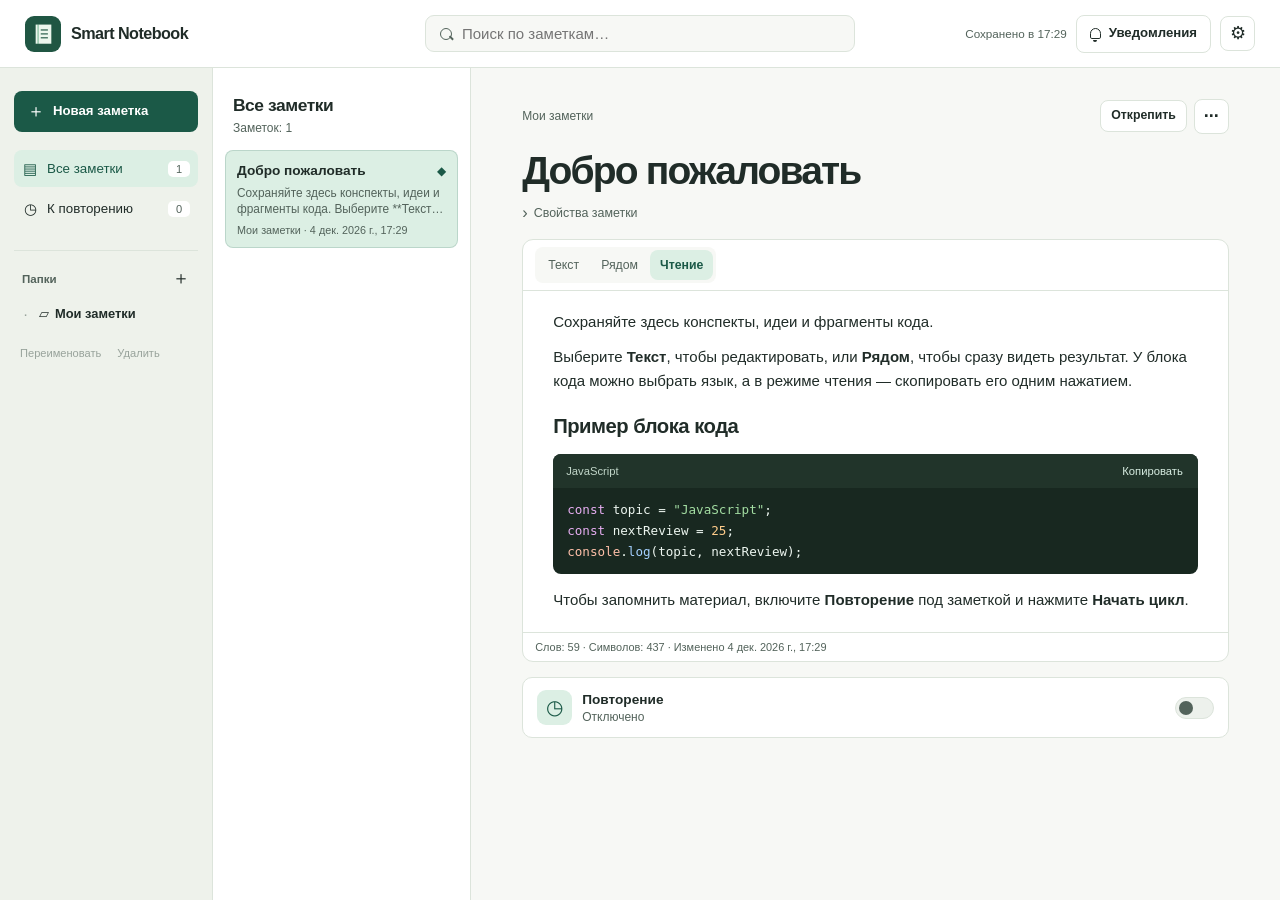
<file: index.html>
<!doctype html>
<html lang="ru">
<head>
  <meta charset="utf-8">
  <meta name="viewport" content="width=device-width, initial-scale=1">
  <title>Smart Notebook</title>
  <script>
    location.replace('./notebook_app_rich_improved.html' + location.search + location.hash);
  </script>
</head>
<body>
  <a href="./notebook_app_rich_improved.html">Открыть Smart Notebook</a>
</body>
</html>
</file>
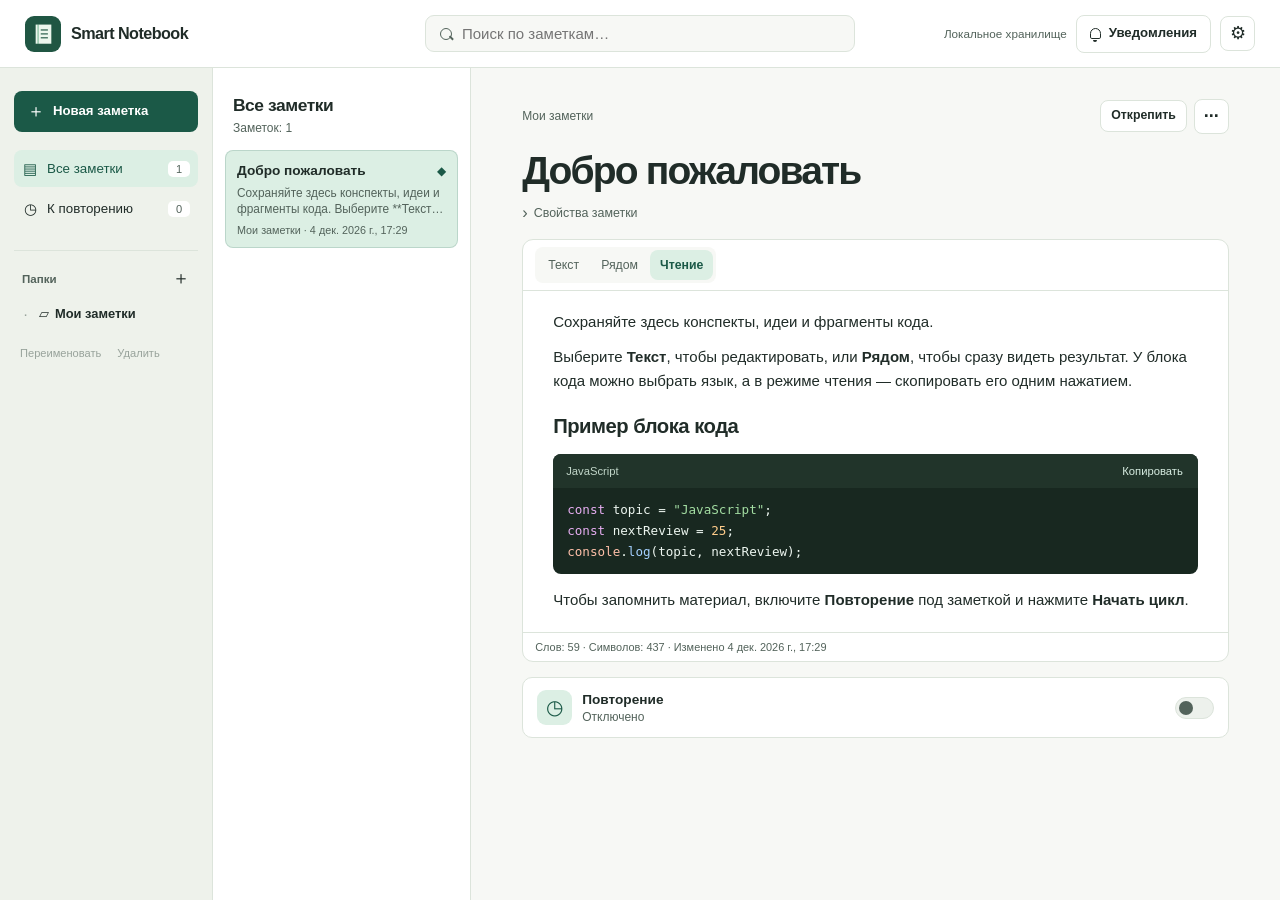
<file: notebook_app_rich_improved.html>
<!doctype html>
<html lang="ru">
<head>
  <meta charset="utf-8">
  <meta name="viewport" content="width=device-width, initial-scale=1">
  <meta name="theme-color" content="#f7f8f5">
  <title>Smart Notebook — заметки и повторение</title>
  <link rel="icon" href="./extension/icon.png">
  <link rel="stylesheet" href="./assets/notebook.css">
  <script defer src="./assets/vendor/markdown-it.min.js"></script>
  <script defer src="./assets/vendor/highlight.min.js"></script>
  <script defer src="./assets/vendor/turndown.js"></script>
  <script defer src="./assets/clipboard.js"></script>
  <script defer src="./assets/editor.js?v=2"></script>
  <script defer src="./assets/reminders.js?v=3"></script>
  <script defer src="./assets/notebook.js?v=6"></script>
</head>
<body data-theme="light">
  <header class="app-header">
    <div class="brand">
      <img src="./extension/icon.png" alt="" width="36" height="36">
      <span>Smart Notebook</span>
    </div>
    <div class="search-wrap">
      <span class="search-icon" aria-hidden="true"></span>
      <input id="globalSearch" type="search" aria-label="Поиск по заметкам" placeholder="Поиск по заметкам…" autocomplete="off">
      <button id="btnClearSearch" type="button" class="icon-button hidden" aria-label="Сбросить поиск">×</button>
    </div>
    <div class="header-actions">
      <span id="saveStatus" class="save-status" role="status">Локальное хранилище</span>
      <button id="btnNotifications" class="btn-secondary notification-button" type="button"><span class="bell-icon" aria-hidden="true"></span><span>Уведомления</span></button>
      <details id="settingsMenu" class="menu">
        <summary class="btn-secondary icon-button" aria-label="Настройки" title="Настройки">⚙</summary>
        <div class="menu-popover">
          <button id="btnTheme" type="button">Тёмная тема</button>
          <button id="btnExport" type="button">Экспорт JSON</button>
          <button id="btnImport" type="button">Импорт JSON</button>
        </div>
      </details>
      <input id="importFile" hidden type="file" accept="application/json,.json">
    </div>
  </header>
  <div class="workspace">
    <aside class="sidebar" aria-label="Навигация блокнота">
      <button id="btnAddNote" class="btn-primary new-note" type="button"><span aria-hidden="true">＋</span> Новая заметка</button>
      <nav class="quick-nav" aria-label="Разделы">
        <button id="btnShowAllNotes" type="button"><span class="nav-symbol" aria-hidden="true">▤</span> Все заметки <span id="statNotes" class="count"></span></button>
        <button id="btnOpenDueOnly" type="button"><span class="nav-symbol" aria-hidden="true">◷</span> К повторению <span id="statDue" class="count"></span></button>
      </nav>
      <section class="folder-section" aria-labelledby="foldersTitle">
        <div class="side-heading">
          <h2 id="foldersTitle">Папки</h2>
          <button id="btnAddFolder" class="icon-button" type="button" title="Добавить подпапку" aria-label="Добавить подпапку">＋</button>
        </div>
        <div id="folderTree" class="tree"></div>
        <div class="folder-tools">
          <button id="btnRenameFolder" type="button">Переименовать</button>
          <button id="btnDeleteFolder" type="button">Удалить</button>
        </div>
      </section>
    </aside>
    <section class="notes-panel" aria-labelledby="notesPanelTitle">
      <div class="notes-heading">
        <h2 id="notesPanelTitle">Все заметки</h2>
        <p id="notesPanelSubtitle"></p>
      </div>
      <div id="notesList" class="notes-list"></div>
    </section>
    <main class="main-panel">
      <div id="editorEmpty" class="editor-empty">
        <div class="empty-symbol" aria-hidden="true">▤</div>
        <h1>Выберите заметку</h1>
        <p>Откройте запись из списка или создайте новую.</p>
      </div>
      <article id="editorWrap" class="editor hidden" aria-label="Выбранная заметка">
        <div class="document">
          <div class="document-bar">
            <div id="breadcrumbs" class="breadcrumbs" aria-label="Папка заметки"></div>
            <div class="document-actions">
              <button id="btnTogglePin" class="btn-secondary small" type="button">Закрепить</button>
              <details id="noteMenu" class="menu">
                <summary class="btn-secondary icon-button" aria-label="Действия с заметкой" title="Действия с заметкой">···</summary>
                <div class="menu-popover">
                  <button id="btnHistory" type="button">История версий</button>
                  <button id="btnDuplicateNote" type="button">Дублировать</button>
                  <button id="btnDeleteNote" class="danger-text" type="button">Удалить заметку</button>
                </div>
              </details>
            </div>
          </div>
          <input id="noteTitle" class="document-title" type="text" aria-label="Название заметки" autocomplete="off" placeholder="Без названия">
          <details class="note-properties">
            <summary>Свойства заметки</summary>
            <div class="properties-grid">
              <label>Теги <input id="noteTags" type="text" autocomplete="off" placeholder="Через запятую"></label>
              <label>Папка <select id="noteFolderMove"></select></label>
            </div>
          </details>
          <div id="editorRepeatBanner" class="due-banner hidden">
            <strong>Пора повторить</strong>
            <span id="editorRepeatBannerText"></span>
            <button id="btnReviewNow" class="btn-warning small" type="button">Отметить выполненным</button>
          </div>
          <section class="editor-card" aria-label="Редактор заметки">
            <div class="editor-top">
              <div class="editor-tabs" role="group" aria-label="Режим редактора">
                <button type="button" data-editor-mode="write" aria-pressed="false">Текст</button>
                <button type="button" data-editor-mode="split" aria-pressed="false">Рядом</button>
                <button type="button" data-editor-mode="read" aria-pressed="true">Чтение</button>
              </div>
              <button id="btnSaveNow" class="text-button small hidden" type="button">Сохранить</button>
            </div>
            <div id="formatToolbar" class="format-toolbar hidden" role="group" aria-label="Форматирование Markdown">
              <button type="button" data-format="heading" title="Заголовок" aria-label="Заголовок">H₂</button>
              <button type="button" data-format="bold" title="Жирный (Ctrl/Cmd+B)" aria-label="Жирный"><strong>B</strong></button>
              <button type="button" data-format="italic" title="Курсив (Ctrl/Cmd+I)" aria-label="Курсив"><em>I</em></button>
              <button type="button" data-format="strike" title="Зачёркнутый" aria-label="Зачёркнутый"><s>S</s></button>
              <span class="toolbar-divider" aria-hidden="true"></span>
              <button type="button" data-format="ul" title="Маркированный список" aria-label="Маркированный список">≡</button>
              <button type="button" data-format="ol" title="Нумерованный список" aria-label="Нумерованный список">1.</button>
              <button type="button" data-format="task" title="Задачи" aria-label="Задачи">☑</button>
              <button type="button" data-format="quote" title="Цитата" aria-label="Цитата">❞</button>
              <button type="button" data-format="link" title="Ссылка" aria-label="Ссылка">↗</button>
              <button type="button" data-format="table" title="Таблица" aria-label="Таблица">▦</button>
              <span class="toolbar-divider" aria-hidden="true"></span>
              <button type="button" data-format="inline" title="Код в строке" aria-label="Код в строке">&lt;/&gt;</button>
              <div class="code-controls">
                <select id="codeLanguage" aria-label="Язык блока кода">
                  <option value="">Без языка</option>
                  <option value="javascript" selected>JavaScript</option>
                  <option value="typescript">TypeScript</option>
                  <option value="python">Python</option>
                  <option value="html">HTML</option>
                  <option value="css">CSS</option>
                  <option value="json">JSON</option>
                  <option value="sql">SQL</option>
                  <option value="bash">Bash</option>
                  <option value="powershell">PowerShell</option>
                  <option value="java">Java</option>
                  <option value="csharp">C#</option>
                  <option value="cpp">C++</option>
                  <option value="go">Go</option>
                  <option value="rust">Rust</option>
                  <option value="yaml">YAML</option>
                  <option value="markdown">Markdown</option>
                </select>
                <button type="button" data-format="code">Блок кода</button>
              </div>
            </div>
            <div id="editorPanes" class="editor-panes">
              <div id="editorInputWrap" class="editor-input hidden">
                <div class="pane-label">Markdown</div>
                <textarea id="noteContent" aria-label="Текст заметки в Markdown" placeholder="Напишите текст или вставьте ответ из чата…" spellcheck="false"></textarea>
              </div>
              <div id="editorReadingWrap" class="editor-reading">
                <div class="pane-label">Предпросмотр</div>
                <div id="notePreview" class="editor-preview"></div>
              </div>
            </div>
            <footer class="editor-footer">
              <span id="editorMeta"></span>
              <span id="editorShortcuts" class="hidden">Tab — отступ в блоке кода · Esc — выход из поля</span>
            </footer>
          </section>
          <section id="repeatCard" class="repeat-card" aria-labelledby="repeatTitle">
            <div class="repeat-heading">
              <span class="review-icon" aria-hidden="true">◷</span>
              <div><h2 id="repeatTitle">Повторение</h2><p id="nextReviewText">Отключено</p></div>
              <label class="switch"><input id="repeatEnabled" type="checkbox" aria-label="Включить повторение"><span aria-hidden="true"></span></label>
            </div>
            <div id="repeatDetails" class="repeat-details hidden">
              <div id="repeatTimeline" class="repeat-timeline"></div>
              <div class="repeat-actions">
                <button id="btnStartReview" class="btn-primary small" type="button">Начать цикл</button>
                <button id="btnCompleteReview" class="btn-primary small" type="button">Отметить выполненным</button>
                <button id="btnResetReview" class="btn-secondary small" type="button">Сбросить цикл</button>
              </div>
            </div>
          </section>
        </div>
      </article>
    </main>
  </div>
  <div id="toastStack" class="toast-stack" aria-live="polite"></div>
  <div id="modalRoot" class="hidden"></div>

  <dialog id="notificationsDialog" class="notification-dialog">
    <div class="dialog-heading">
      <h2>Уведомления о повторении</h2>
      <form method="dialog"><button class="icon-button" aria-label="Закрыть">×</button></form>
    </div>
    <p class="help-text">Пока этап просрочен, напоминание появляется каждые 30 минут в открытом блокноте и приходит в Windows, если системные уведомления разрешены. После отметки о выполнении начинает действовать срок следующего этапа.</p>
    <div class="notification-option">
      <h3>С открытой вкладкой</h3>
      <p id="siteNotificationStatus"></p>
      <div class="option-actions">
        <button id="btnAllowSite" class="btn-primary small" type="button">Разрешить на сайте</button>
        <button id="btnTestSite" class="btn-secondary small" type="button">Проверить</button>
      </div>
    </div>
    <div class="notification-option">
      <h3>Даже с закрытой вкладкой</h3>
      <p id="extensionStatus" aria-live="polite"></p>
      <div class="option-actions">
        <button id="btnToggleBackground" class="btn-primary small" type="button" hidden>Включить фоновые</button>
        <button id="btnTestBackground" class="btn-secondary small" type="button" hidden>Проверить</button>
        <a href="https://github.com/BloomingBurden/notebook#уведомления-с-закрытой-вкладкой" target="_blank" rel="noopener noreferrer">Установка и обновление расширения</a>
      </div>
    </div>
  </dialog>
</body>
</html>
</file>
<file: assets/notebook.css>
:root {
  font-family: Inter, "Segoe UI", sans-serif;
  font-size: 15px;
  font-synthesis: none;
  --page: #f7f8f5;
  --sidebar: #eef2eb;
  --overlay: #edf1ec;
  --surface: #fff;
  --ink: #202c28;
  --muted: #53635b;
  --line: #dce4db;
  --accent: #1b5947;
  --accent-on: #fff;
  --accent-hover: #144737;
  --accent-soft: #dcefe4;
  --warning: #774d12;
  --warning-soft: #fff2d9;
  --warning-line: #ecd1a0;
  --danger: #9f3436;
  --shadow: 0 14px 36px #263c3020;
  --code: #182820;
  --code-top: #21342a;
  --code-ink: #edf6f0;
  color: var(--ink);
  background: var(--page);
}

body[data-theme="dark"] {
  color-scheme: dark;
  --page: #181e1b;
  --sidebar: #202822;
  --overlay: #242e28;
  --surface: #212a25;
  --ink: #e5eee8;
  --muted: #a7b9ae;
  --line: #38473d;
  --accent: #99dab9;
  --accent-on: #12251c;
  --accent-hover: #b1e9ca;
  --accent-soft: #2c493a;
  --warning: #f4cd88;
  --warning-soft: #45341b;
  --warning-line: #72552a;
  --danger: #ffabab;
  --shadow: 0 14px 36px #0005;
  --code: #16201a;
  --code-top: #27382e;
}

*, *::before, *::after { box-sizing: border-box; }
body { margin: 0; color: var(--ink); background: var(--page); }
h1, h2, h3, p { margin: 0; }
[hidden], .hidden { display: none !important; }
button, input, select, textarea { font: inherit; color: inherit; }
button, summary { cursor: pointer; }
button { border: 0; background: transparent; border-radius: 8px; }
button:disabled { cursor: default; opacity: .55; }
button:not(:disabled):hover { background-color: var(--overlay); }
:focus-visible { outline: 2px solid var(--accent); outline-offset: 2px; }
a { color: var(--accent); text-underline-offset: .18em; }
.btn-primary, .btn-secondary, .btn-warning, .btn-danger, .text-button, .icon-button {
  display: inline-flex; align-items: center; justify-content: center; gap: 8px; min-height: 38px;
  padding: 8px 13px; font-weight: 650; line-height: 1.25; font-size: .88rem; border: 1px solid transparent;
}
.btn-primary { color: var(--accent-on); background: var(--accent); }
.btn-primary:not(:disabled):hover { background: var(--accent-hover); }
.btn-secondary { background: var(--surface); border-color: var(--line); }
.btn-warning { background: var(--warning-soft); color: var(--warning); border-color: var(--warning-line); }
.btn-danger { color: var(--danger); border-color: var(--danger); }
.text-button { color: var(--accent); }
.icon-button { width: 35px; min-height: 35px; padding: 0; font-size: 1.2rem; }
.small, .mini-btn { min-height: 32px; padding: 6px 10px; font-size: .82rem; }
.help-text { color: var(--muted); font-size: .86rem; line-height: 1.5; }
.muted { color: var(--muted); }

.app-header {
  z-index: 2; position: relative; display: grid; grid-template-columns: minmax(184px, 1fr) minmax(240px, 430px) minmax(184px, 1fr);
  align-items: center; gap: 26px; min-height: 68px; padding: 12px 25px;
  background: var(--surface); border-bottom: 1px solid var(--line);
}
.brand { display: flex; align-items: center; gap: 10px; font-size: 1.08rem; font-weight: 750; letter-spacing: -.035em; }
.brand img { border-radius: 9px; flex: none; }
.search-wrap { display: flex; align-items: center; min-width: 0; background: var(--page); border: 1px solid var(--line); border-radius: 9px; }
.search-wrap:focus-within { border-color: var(--accent); }
.search-wrap input { background: transparent; border: 0; outline: 0; flex: 1; min-width: 0; width: 100%; padding: 9px 10px; }
.search-wrap input::-webkit-search-cancel-button { display: none; }
.search-icon { width: 12px; height: 12px; margin-left: 14px; border: 1.6px solid var(--muted); border-radius: 50%; position: relative; flex: none; }
.search-icon::after { content: ""; position: absolute; top: 8px; left: 8px; width: 5px; height: 1.5px; background: var(--muted); transform: rotate(45deg); }
.header-actions { justify-self: end; display: flex; gap: 9px; align-items: center; }
.save-status { color: var(--muted); font-size: .78rem; text-align: right; }
.notification-button { white-space: nowrap; }
.bell-icon { display: inline-block; flex: none; width: 11px; height: 11px; border: 1.5px solid currentColor; border-radius: 6px 6px 2px 2px; position: relative; }
.bell-icon::after { content: ""; position: absolute; width: 4px; height: 2px; background: currentColor; border-radius: 0 0 4px 4px; left: 2px; bottom: -4px; }
.notification-button.enabled { color: var(--accent); background: var(--accent-soft); border-color: transparent; }
.menu { position: relative; }
summary { list-style: none; }
summary::-webkit-details-marker { display: none; }
.menu > summary { border-radius: 8px; }
.menu-popover {
  position: absolute; top: calc(100% + 7px); right: 0; z-index: 3; min-width: max-content;
  display: grid; gap: 3px; padding: 5px; background: var(--surface); border: 1px solid var(--line); border-radius: 9px; box-shadow: var(--shadow);
}
.menu-popover button { padding: 9px 12px; text-align: left; font-size: .88rem; }
.danger-text { color: var(--danger); }

.workspace { min-height: calc(100vh - 68px); display: grid; grid-template-columns: 213px 258px minmax(0, 1fr); }
.sidebar { background: var(--sidebar); border-right: 1px solid var(--line); min-width: 0; padding: 23px 14px; }
.new-note { width: 100%; min-height: 41px; justify-content: flex-start; padding-inline: 12px; }
.new-note span { font-size: 1.2rem; line-height: .8; }
.quick-nav { display: grid; gap: 3px; margin-top: 18px; }
.quick-nav button { min-height: 37px; display: flex; align-items: center; gap: 9px; padding: 5px 8px; text-align: left; font-size: .89rem; }
.quick-nav button:hover, .quick-nav button[aria-pressed="true"] { background: var(--accent-soft); color: var(--accent); }
.quick-nav .nav-symbol { width: 16px; text-align: center; font-size: 1rem; }
.count { margin-left: auto; min-width: 22px; padding: 2px 5px; border-radius: 5px; text-align: center; background: var(--surface); color: var(--muted); font-size: .74rem; font-variant-numeric: tabular-nums; }
.count.has-due { color: var(--warning); background: var(--warning-soft); }
.folder-section { margin-top: 23px; border-top: 1px solid var(--line); padding-top: 10px; }
.side-heading { display: flex; align-items: center; justify-content: space-between; padding-left: 8px; }
.side-heading h2 { color: var(--muted); font-weight: 650; font-size: .77rem; }
.folder-row { display: flex; align-items: center; gap: 2px; border-radius: 7px; }
.folder-row.active { background: var(--accent-soft); color: var(--accent); }
.folder-row .caret { width: 23px; height: 27px; flex: none; padding: 0; color: var(--muted); }
.folder-row .label { min-height: 34px; min-width: 0; padding: 4px 6px 4px 0; flex: 1; text-align: left; font-size: .86rem; overflow-wrap: anywhere; display: flex; align-items: center; gap: 6px; }
.folder-row .label .count { margin-left: auto; }
.child-tree { margin-left: 10px; padding-left: 4px; border-left: 1px solid var(--line); }
.folder-tools { display: flex; gap: 4px; margin-top: 11px; }
.folder-tools button { padding: 6px; font-size: .74rem; color: var(--muted); }
.folder-tools button:last-child:not(:disabled):hover { color: var(--danger); }

.notes-panel { background: var(--surface); border-right: 1px solid var(--line); min-width: 0; padding: 23px 12px; }
.notes-heading { padding: 4px 8px 15px; overflow-wrap: anywhere; }
.notes-heading h2 { font-size: 1.16rem; line-height: 1.25; font-weight: 750; letter-spacing: -.025em; }
.notes-heading p { margin-top: 4px; color: var(--muted); font-size: .8rem; }
.notes-list { display: grid; gap: 6px; }
.note-card { width: 100%; min-width: 0; display: grid; text-align: left; gap: 6px; padding: 11px; border: 1px solid transparent; overflow-wrap: anywhere; }
.note-card.active { background: var(--accent-soft); border-color: color-mix(in srgb, var(--accent) 17%, transparent); }
.note-card.due { border-left: 3px solid var(--warning-line); }
.note-card-top { display: flex; align-items: baseline; gap: 6px; justify-content: space-between; min-width: 0; }
.note-card-title { line-height: 1.25; font-size: .91rem; }
.pin-mark { color: var(--accent); font-size: .8rem; }
.snippet { font-size: .79rem; line-height: 1.4; color: var(--muted); display: -webkit-box; -webkit-box-orient: vertical; -webkit-line-clamp: 2; overflow: hidden; }
.note-card-meta { color: var(--muted); font-size: .72rem; }
.badge { display: inline-block; justify-self: start; padding: 3px 6px; background: var(--overlay); border-radius: 5px; font-size: .72rem; color: var(--muted); }
.badge.warning { background: var(--warning-soft); color: var(--warning); }
.list-empty { color: var(--muted); padding: 12px 8px; font-size: .86rem; line-height: 1.5; }

.main-panel { min-width: 0; }
.document { max-width: 1230px; margin: 0 auto; padding: 30px clamp(20px, 4vw, 64px) 48px; min-width: 0; }
.document-bar { display: flex; align-items: center; justify-content: space-between; gap: 12px; min-height: 36px; }
.breadcrumbs { display: flex; flex-wrap: wrap; gap: 7px; color: var(--muted); font-size: .8rem; min-width: 0; overflow-wrap: anywhere; }
.document-actions { display: flex; align-items: center; gap: 7px; }
.document-title { border: 0; background: transparent; width: 100%; font-size: clamp(1.62rem, 3.4vw, 2.6rem); font-weight: 760; letter-spacing: -.047em; padding: 7px 0; margin: 8px 0 0; }
.document-title[readonly] { cursor: default; }
.note-properties { margin: 3px 0 17px; font-size: .83rem; color: var(--muted); }
.note-properties summary { display: inline-flex; align-items: center; gap: 6px; }
.note-properties summary::before { content: "›"; display: inline-block; font-size: 1.1rem; }
.note-properties[open] summary::before { transform: rotate(90deg); }
.properties-grid { display: grid; grid-template-columns: repeat(2, minmax(0, 1fr)); gap: 12px; margin: 8px 0 12px; }
.properties-grid label { display: grid; gap: 5px; }
.properties-grid input, .properties-grid select, .modal input {
  max-width: 100%; width: 100%; min-width: 0; background: var(--surface); border: 1px solid var(--line); border-radius: 7px; padding: 7px 9px; color: var(--ink);
}
.editor-empty { padding: 90px 24px 50px; text-align: center; display: grid; justify-items: center; gap: 11px; }
.editor-empty h1 { font-size: 1.5rem; letter-spacing: -.035em; }
.editor-empty p { color: var(--muted); }
.empty-symbol, .review-icon { display: grid; place-items: center; width: 35px; height: 35px; border-radius: 9px; background: var(--accent-soft); color: var(--accent); font-size: 1.3rem; flex: none; }
.editor-card { min-width: 0; background: var(--surface); border: 1px solid var(--line); border-radius: 11px; }
.editor-top { min-height: 51px; display: flex; justify-content: space-between; align-items: center; gap: 8px; padding: 7px 12px; border-bottom: 1px solid var(--line); }
.editor-tabs { display: flex; align-items: center; gap: 2px; background: var(--page); padding: 3px; border-radius: 8px; }
.editor-tabs button { min-height: 30px; padding: 5px 10px; color: var(--muted); font-size: .82rem; }
.editor-tabs button[aria-pressed="true"] { background: var(--accent-soft); color: var(--accent); font-weight: 700; }
.format-toolbar { display: flex; flex-wrap: wrap; align-items: center; gap: 3px; padding: 7px 10px; border-bottom: 1px solid var(--line); }
.format-toolbar button, .format-toolbar select { min-height: 31px; padding: 3px 7px; color: var(--ink); }
.format-toolbar button { min-width: 30px; }
.toolbar-divider { width: 1px; height: 19px; margin: 0 3px; background: var(--line); }
.code-controls { display: flex; gap: 3px; align-items: center; }
.code-controls select, .code-controls button { border: 1px solid var(--line); background: var(--page); border-radius: 6px; font-size: .8rem; }
.editor-panes { display: grid; grid-template-columns: minmax(0, 1fr); }
.editor-panes.split { grid-template-columns: repeat(2, minmax(0, 1fr)); }
.editor-panes.split .editor-reading { border-left: 1px solid var(--line); }
.editor-input, .editor-reading { min-width: 0; }
.pane-label { display: none; padding: 8px 14px; font-size: .73rem; color: var(--muted); border-bottom: 1px solid var(--line); }
.split .pane-label { display: block; }
#noteContent {
  display: block; width: 100%; min-height: 325px; resize: vertical; padding: 19px;
  border: 0; background: var(--surface); font-family: "Cascadia Code", Consolas, monospace;
  font-size: .87rem; line-height: 1.65; tab-size: 4; outline-offset: -2px;
}
.editor-preview { min-height: 280px; padding: 19px clamp(15px, 3vw, 30px); overflow-wrap: anywhere; line-height: 1.65; }
.split .editor-preview { padding-inline: 15px; }
.editor-preview.empty { color: var(--muted); }
.editor-preview > :first-child { margin-top: 0; }
.editor-preview > :last-child { margin-bottom: 0; }
.editor-preview h1, .editor-preview h2, .editor-preview h3 { margin: 1em 0 .45em; line-height: 1.25; letter-spacing: -.025em; }
.editor-preview h1 { font-size: 1.65rem; }
.editor-preview h2 { font-size: 1.35rem; }
.editor-preview h3 { font-size: 1.12rem; }
.editor-preview p { margin: .65em 0; }
.editor-preview ul, .editor-preview ol { padding-left: 1.55em; margin: .65em 0; }
.editor-preview blockquote { margin: 12px 0; padding: 4px 12px; border-left: 3px solid var(--accent); background: var(--page); color: var(--muted); }
.editor-preview img { max-width: 100%; height: auto; }
.editor-preview hr { border: 0; border-top: 1px solid var(--line); }
.editor-preview .task-item { list-style: none; margin-left: -.25em; }
.editor-preview .task-item input { accent-color: var(--accent); margin: 0 6px 0 0; }
.table-scroll { overflow-x: auto; margin: .8em 0; }
.editor-preview table { border-collapse: collapse; font-size: .9rem; }
.editor-preview :is(th, td) { border: 1px solid var(--line); padding: 5px 9px; }
.editor-preview th { background: var(--page); }
.editor-preview code { font-family: "Cascadia Code", Consolas, monospace; }
.editor-preview :not(pre) > code { background: var(--overlay); padding: 2px 5px; border-radius: 4px; color: var(--accent); font-size: .88em; }
.code-block { overflow: hidden; border-radius: 8px; background: var(--code); color: var(--code-ink); margin: 14px 0; }
.code-header { display: flex; align-items: center; justify-content: space-between; gap: 7px; background: var(--code-top); color: #c0d5c8; padding: 4px 8px 4px 13px; font-size: .75rem; }
.code-header button { color: #d9eee3; padding: 4px 7px; }
.code-header button:not(:disabled):hover { background: #405b4c; }
.code-header button:focus-visible, .code-block pre:focus-visible { outline-color: #a0e2bb; outline-offset: -2px; }
.code-block pre { overflow-x: auto; margin: 0; padding: 12px 14px; white-space: pre; font-size: .84rem; line-height: 1.65; tab-size: 4; }
.hljs-comment, .hljs-quote { color: #a3b6aa; }
.hljs-keyword, .hljs-selector-tag, .hljs-literal { color: #e6adf1; }
.hljs-string, .hljs-regexp, .hljs-addition { color: #a3dda2; }
.hljs-number, .hljs-symbol, .hljs-bullet { color: #ffcd8b; }
.hljs-title, .hljs-section, .hljs-built_in, .hljs-type { color: #a4d0ff; }
.hljs-attr, .hljs-variable, .hljs-attribute, .hljs-name { color: #ffc0a9; }
.hljs-deletion, .hljs-meta { color: #ffa5ac; }
.editor-footer { display: flex; justify-content: space-between; gap: 6px 12px; flex-wrap: wrap; border-top: 1px solid var(--line); padding: 8px 12px; color: var(--muted); font-size: .73rem; }

.repeat-card, .due-banner { background: var(--surface); border: 1px solid var(--line); border-radius: 10px; padding: 12px 14px; }
.repeat-card { margin-top: 15px; }
.repeat-heading { display: flex; gap: 10px; align-items: center; }
.repeat-heading h2 { font-size: .91rem; }
.repeat-heading p { margin-top: 3px; font-size: .8rem; color: var(--muted); }
.switch { margin-left: auto; flex: none; position: relative; cursor: pointer; display: grid; align-items: center; min-height: 32px; }
.switch input { position: absolute; width: 1px; height: 1px; opacity: 0; }
.switch span { width: 39px; height: 22px; border-radius: 22px; background: var(--overlay); border: 1px solid var(--line); }
.switch span::before { content: ""; display: block; width: 14px; height: 14px; margin: 3px; background: var(--muted); border-radius: 50%; }
.switch input:checked + span { background: var(--accent); border-color: var(--accent); }
.switch input:checked + span::before { transform: translateX(17px); background: var(--accent-on); }
.switch input:focus-visible + span { outline: 2px solid var(--accent); outline-offset: 3px; }
.repeat-details { border-top: 1px solid var(--line); margin-top: 12px; padding-top: 10px; }
.repeat-timeline, .repeat-actions { display: flex; flex-wrap: wrap; gap: 6px; }
.repeat-actions { margin-top: 11px; }
.timeline-pill { padding: 4px 7px; background: var(--page); border-radius: 5px; color: var(--muted); font-size: .77rem; }
.timeline-pill.done { color: var(--accent); background: var(--accent-soft); }
.timeline-pill.active, .due-banner { color: var(--warning); background: var(--warning-soft); }
.due-banner { display: flex; flex-wrap: wrap; gap: 8px; align-items: center; margin-bottom: 13px; border-color: var(--warning-line); font-size: .85rem; }
.due-banner button { margin-left: auto; padding-block: 4px; }

.toast-stack { position: fixed; z-index: 9; right: 15px; bottom: 15px; display: grid; gap: 7px; width: min(380px, calc(100vw - 30px)); pointer-events: none; }
.toast { pointer-events: auto; display: flex; align-items: center; gap: 8px; padding: 11px 13px; border-radius: 9px; background: var(--surface); border: 1px solid var(--line); box-shadow: var(--shadow); font-size: .88rem; }
.toast .text-button { margin-left: auto; }
.toast.warning { border-color: var(--warning-line); }
.toast.danger { border-color: var(--danger); }
.modal-overlay { position: fixed; inset: 0; z-index: 8; display: grid; place-items: center; padding: 15px; background: #101a14a3; }
.modal, .notification-dialog {
  width: min(510px, calc(100vw - 30px)); padding: 19px; max-height: calc(100dvh - 30px); overflow: auto;
  border: 1px solid var(--line); border-radius: 12px; color: var(--ink); background: var(--surface); box-shadow: var(--shadow);
}
.modal h3, .dialog-heading h2 { font-size: 1.16rem; }
.modal p, .notification-option p { margin: 8px 0 12px; line-height: 1.5; font-size: .88rem; color: var(--muted); }
.modal .actions { display: flex; justify-content: flex-end; gap: 7px; margin-top: 12px; }
.notification-dialog::backdrop { background: #101a14a3; }
.dialog-heading { display: flex; gap: 8px; align-items: center; justify-content: space-between; }
.notification-option { margin-top: 12px; border-top: 1px solid var(--line); padding-top: 12px; }
.notification-option h3 { font-size: .94rem; }
.option-actions { display: flex; flex-wrap: wrap; align-items: center; gap: 9px; font-size: .83rem; }
.history-list { display: grid; gap: 8px; }
.history-item { padding: 9px; background: var(--page); border: 1px solid var(--line); border-radius: 7px; }
.history-item-head { display: flex; justify-content: space-between; align-items: start; gap: 8px; }
.history-snippet { margin-top: 5px; color: var(--muted); overflow-wrap: anywhere; font-size: .85rem; }
.tag-cloud { display: flex; flex-wrap: wrap; gap: 5px; }
.tag-chip { font-size: .75rem; color: var(--accent); }

@media (min-width: 841px) {
  .app-header { position: sticky; top: 0; }
  .sidebar, .notes-panel { position: sticky; top: 68px; align-self: start; height: calc(100dvh - 68px); overflow-y: auto; }
}
@media (max-width: 1150px) {
  .workspace { grid-template-columns: 182px 212px minmax(0, 1fr); }
  .document { padding-inline: 23px; }
  .save-status { display: none; }
}
@media (max-width: 840px) {
  .workspace { grid-template-columns: 165px minmax(0, 1fr); }
  .sidebar { grid-row: 1 / span 2; }
  .notes-panel { border-right: 0; border-bottom: 1px solid var(--line); padding: 10px 16px; }
  .notes-heading { padding: 3px 4px 7px; }
  .notes-list { display: flex; flex-wrap: wrap; max-height: 165px; overflow: auto; align-content: start; }
  .note-card { width: min(100%, 195px); }
  .note-card .snippet, .note-card .note-card-meta { display: none; }
  .app-header { grid-template-columns: auto minmax(120px, 1fr) auto; padding-inline: 14px; gap: 11px; }
  .document { padding-top: 16px; }
}
@media (max-width: 560px) {
  .app-header { grid-template-columns: 1fr auto; gap: 8px; }
  .search-wrap { grid-row: 2; grid-column: 1 / -1; }
  .workspace { display: block; }
  .sidebar { border: 0; border-bottom: 1px solid var(--line); padding: 9px 12px; }
  .quick-nav { grid-template-columns: repeat(2, minmax(0, 1fr)); margin-top: 6px; }
  .folder-section { margin-top: 5px; padding-top: 4px; }
  .folder-tools { margin-top: 2px; }
  .tree { max-height: 122px; overflow: auto; }
  .document { padding: 14px 12px 30px; }
  .document-title { margin-top: 3px; }
  .editor-panes.split { grid-template-columns: minmax(0, 1fr); }
  .editor-panes.split .editor-reading { border-left: 0; border-top: 1px solid var(--line); }
  #noteContent { min-height: 240px; }
}
</file>
